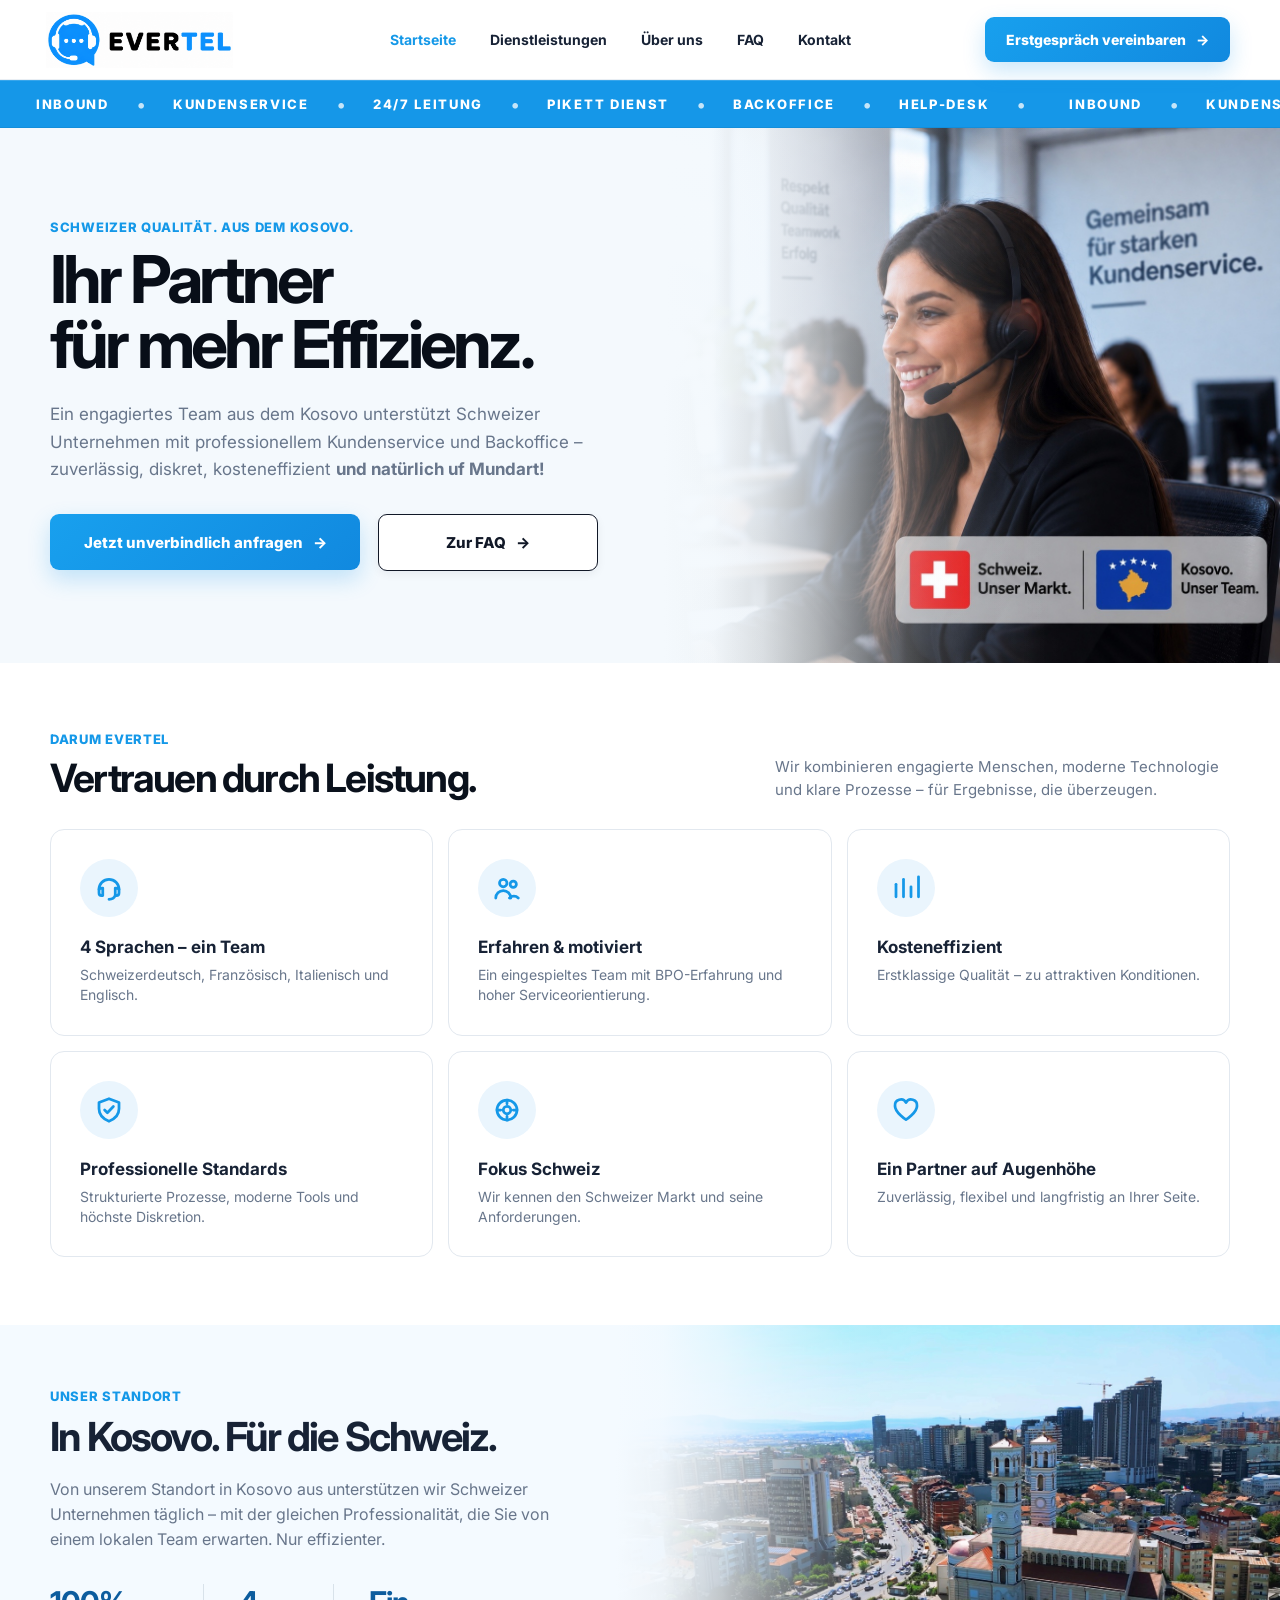
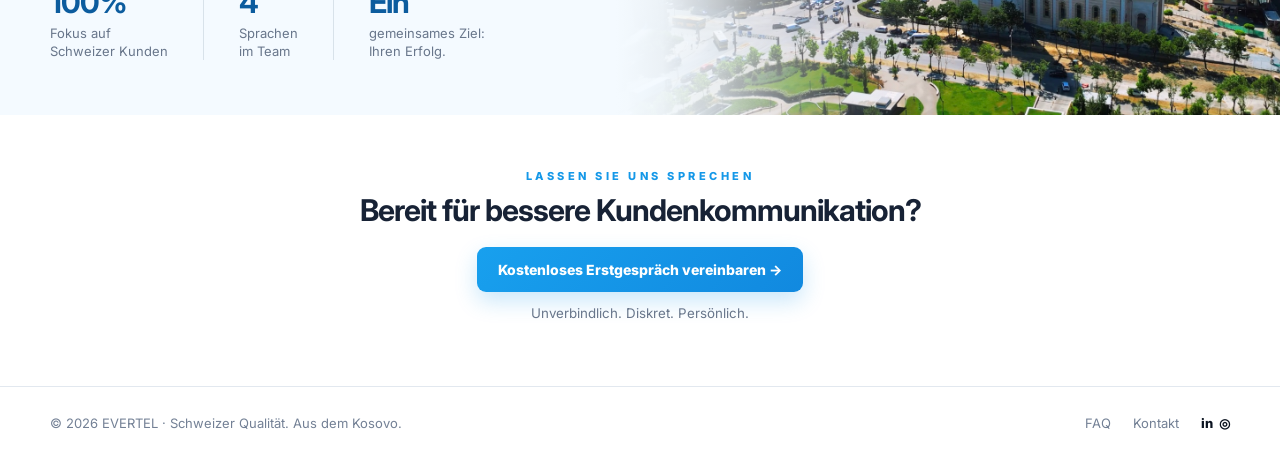
<file: index.html>
<!doctype html><html lang="de"><head><meta charset="utf-8"><meta name="viewport" content="width=device-width,initial-scale=1"><title>Startseite | EVERTEL</title><link rel="stylesheet" href="style.css"></head><body><header><div class="container nav"><a href="index.html" class="logo" aria-label="EVERTEL Startseite"><img class="logo-image" src="assets/evertel-logo.png" alt="EVERTEL"></a><nav class="menu"><a class="active" href="index.html">Startseite</a><a class="" href="leistungen.html">Dienstleistungen</a><a class="" href="ueber-uns.html">Über uns</a><a class="" href="faq.html">FAQ</a><a class="" href="kontakt.html">Kontakt</a></nav><a class="btn" href="kontakt.html">Erstgespräch vereinbaren <span>→</span></a></div></header><div class="service-ticker" aria-label="EVERTEL Dienstleistungen"><div class="service-ticker-track"><div class="service-ticker-group"><span>INBOUND</span><b>•</b><span>KUNDENSERVICE</span><b>•</b><span>24/7 LEITUNG</span><b>•</b><span>PIKETT DIENST</span><b>•</b><span>BACKOFFICE</span><b>•</b><span>HELP-DESK</span><b>•</b></div><div class="service-ticker-group" aria-hidden="true"><span>INBOUND</span><b>•</b><span>KUNDENSERVICE</span><b>•</b><span>24/7 LEITUNG</span><b>•</b><span>PIKETT DIENST</span><b>•</b><span>BACKOFFICE</span><b>•</b><span>HELP-DESK</span><b>•</b></div></div></div><main class="page-wrap"><section class="hero"><div class="container hero-grid"><div class="hero-copy"><div class="eyebrow">Schweizer Qualität. Aus dem Kosovo.</div><h1>Ihr Partner<br>für mehr Effizienz.</h1><p>Ein engagiertes Team aus dem Kosovo unterstützt Schweizer Unternehmen mit professionellem Kundenservice und Backoffice – zuverlässig, diskret, kosteneffizient <strong>und natürlich uf Mundart!</strong></p><div class="hero-actions"><a class="btn" href="kontakt.html">Jetzt unverbindlich anfragen <span>→</span></a><a class="faq-link faq-link-main" href="faq.html">Zur FAQ <span>→</span></a></div></div><div class="hero-photo"></div></div></section>
<section class="section"><div class="container"><div class="section-head"><div><div class="eyebrow">Darum EVERTEL</div><h2>Vertrauen durch Leistung.</h2></div><p>Wir kombinieren engagierte Menschen, moderne Technologie und klare Prozesse – für Ergebnisse, die überzeugen.</p></div><div class="features">
<article class="feature"><div class="ico"><svg viewBox="0 0 24 24" aria-hidden="true"><path d="M4 13a8 8 0 0 1 16 0"/><path d="M4 13v3a2 2 0 0 0 2 2h1v-6H6a2 2 0 0 0-2 2Z"/><path d="M20 13v3a2 2 0 0 1-2 2h-1v-6h1a2 2 0 0 1 2 2Z"/><path d="M17 18c-.8 2-2.4 3-5 3"/></svg></div><h3>4 Sprachen – ein Team</h3><p>Schweizerdeutsch, Französisch, Italienisch und Englisch.</p></article><article class="feature"><div class="ico"><svg viewBox="0 0 24 24" aria-hidden="true"><circle cx="9" cy="8" r="3"/><circle cx="17" cy="9" r="2.5"/><path d="M3 20a6 6 0 0 1 12 0"/><path d="M14 20a5 5 0 0 1 7 0"/></svg></div><h3>Erfahren & motiviert</h3><p>Ein eingespieltes Team mit BPO-Erfahrung und hoher Serviceorientierung.</p></article><article class="feature"><div class="ico"><svg viewBox="0 0 24 24" aria-hidden="true"><path d="M4 19V9"/><path d="M10 19V5"/><path d="M16 19v-8"/><path d="M22 19V3"/></svg></div><h3>Kosteneffizient</h3><p>Erstklassige Qualität – zu attraktiven Konditionen.</p></article><article class="feature"><div class="ico"><svg viewBox="0 0 24 24" aria-hidden="true"><path d="M12 3 20 6v5c0 5-3.5 8.2-8 10-4.5-1.8-8-5-8-10V6l8-3Z"/><path d="m8.5 12 2.2 2.2 4.8-5"/></svg></div><h3>Professionelle Standards</h3><p>Strukturierte Prozesse, moderne Tools und höchste Diskretion.</p></article><article class="feature"><div class="ico"><svg viewBox="0 0 24 24" aria-hidden="true"><circle cx="12" cy="12" r="8"/><circle cx="12" cy="12" r="3"/><path d="M12 4v3M20 12h-3M12 20v-3M4 12h3"/></svg></div><h3>Fokus Schweiz</h3><p>Wir kennen den Schweizer Markt und seine Anforderungen.</p></article><article class="feature"><div class="ico"><svg viewBox="0 0 24 24" aria-hidden="true"><path d="M20.8 8.7c0 5.2-8.8 11-8.8 11s-8.8-5.8-8.8-11A4.7 4.7 0 0 1 12 6a4.7 4.7 0 0 1 8.8 2.7Z"/></svg></div><h3>Ein Partner auf Augenhöhe</h3><p>Zuverlässig, flexibel und langfristig an Ihrer Seite.</p></article></div></div></section>
<section class="location"><div class="container location-grid"><div class="location-copy"><div class="eyebrow">Unser Standort</div><h2>In Kosovo. Für die Schweiz.</h2><p>Von unserem Standort in Kosovo aus unterstützen wir Schweizer Unternehmen täglich – mit der gleichen Professionalität, die Sie von einem lokalen Team erwarten. Nur effizienter.</p><div class="stats"><div class="stat"><b>100%</b><span>Fokus auf<br>Schweizer Kunden</span></div><div class="stat"><b>4</b><span>Sprachen<br>im Team</span></div><div class="stat"><b>Ein</b><span>gemeinsames Ziel:<br>Ihren Erfolg.</span></div></div></div><div class="location-photo"></div></div></section>
<section class="cta-section"><div class="eyebrow">LASSEN SIE UNS SPRECHEN</div><h2>Bereit für bessere Kundenkommunikation?</h2><a class="btn" href="kontakt.html">Kostenloses Erstgespräch vereinbaren →</a><small>Unverbindlich. Diskret. Persönlich.</small></section></main><footer><div class="container foot"><div>© 2026 EVERTEL · Schweizer Qualität. Aus dem Kosovo.</div><div class="foot-links"><a href="faq.html">FAQ</a><a href="kontakt.html">Kontakt</a><span class="social">in&nbsp;&nbsp;◎</span></div></div></footer></body></html>
</file>
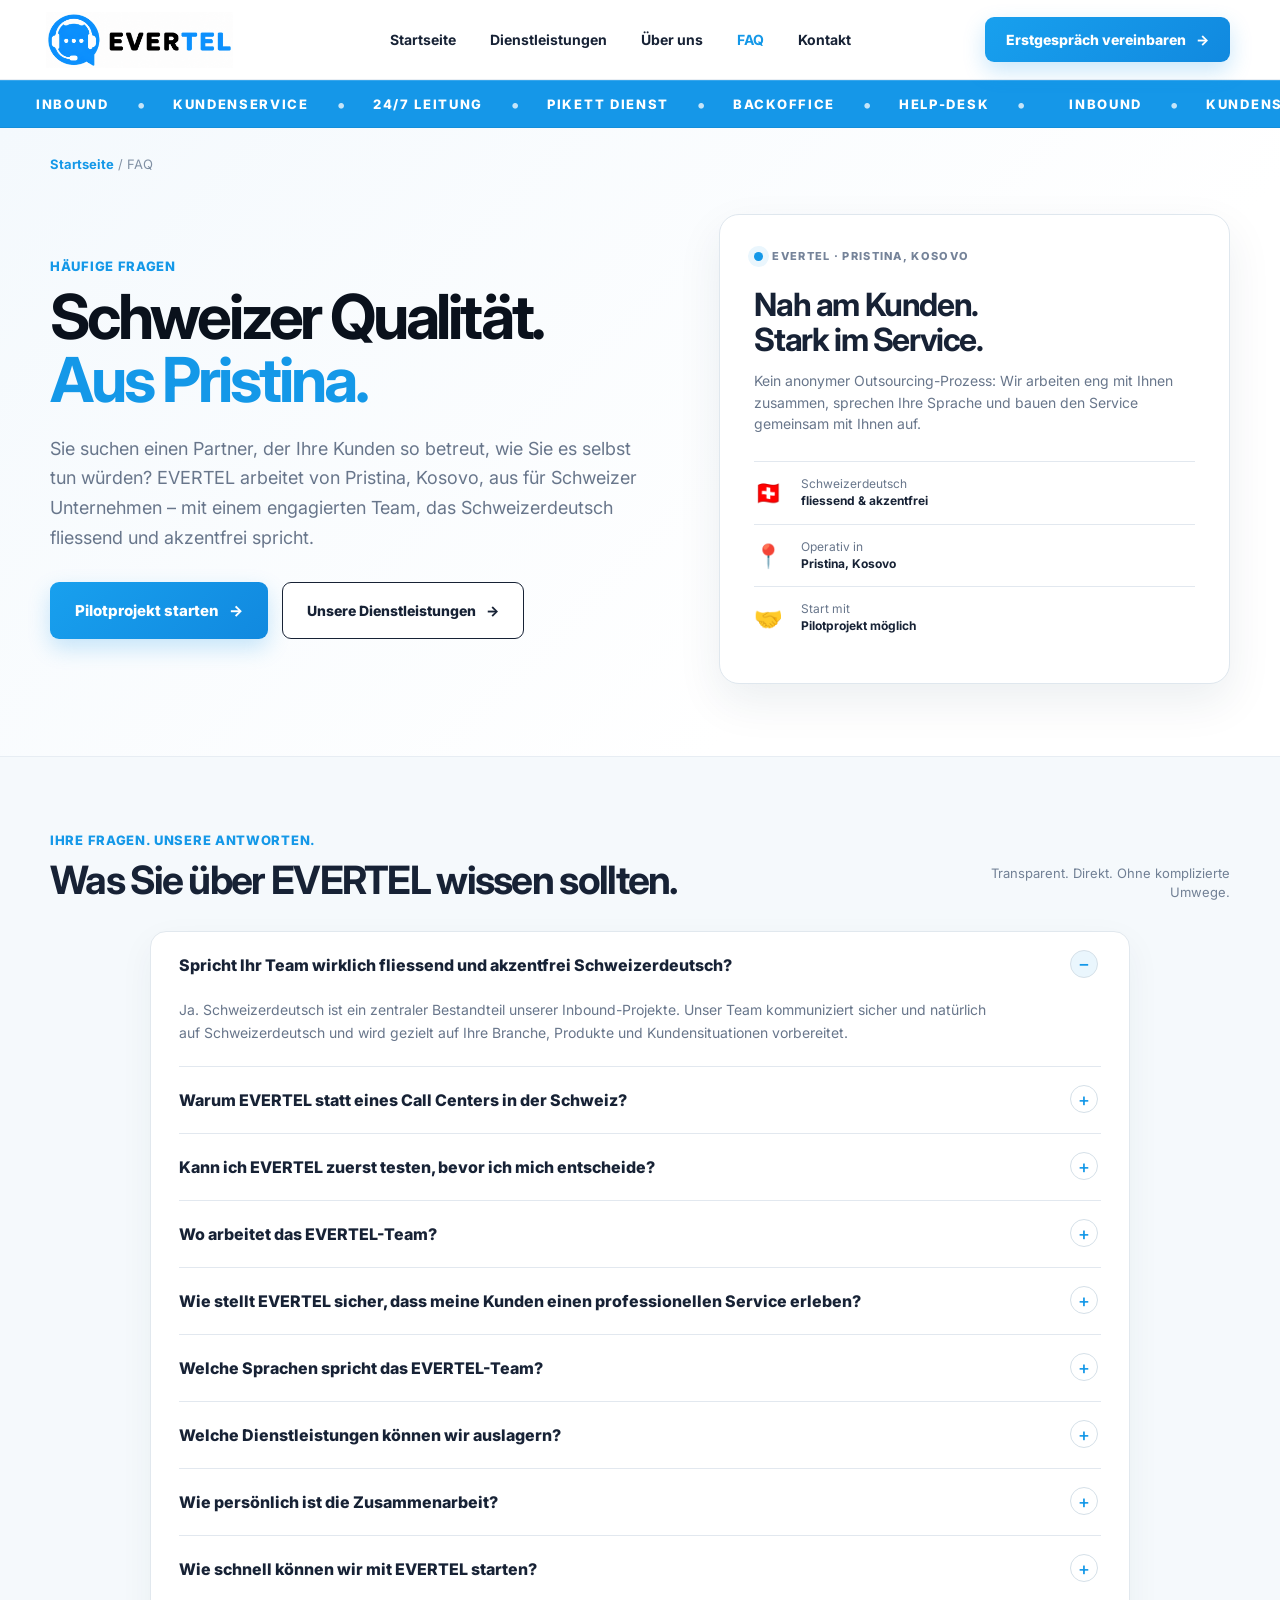
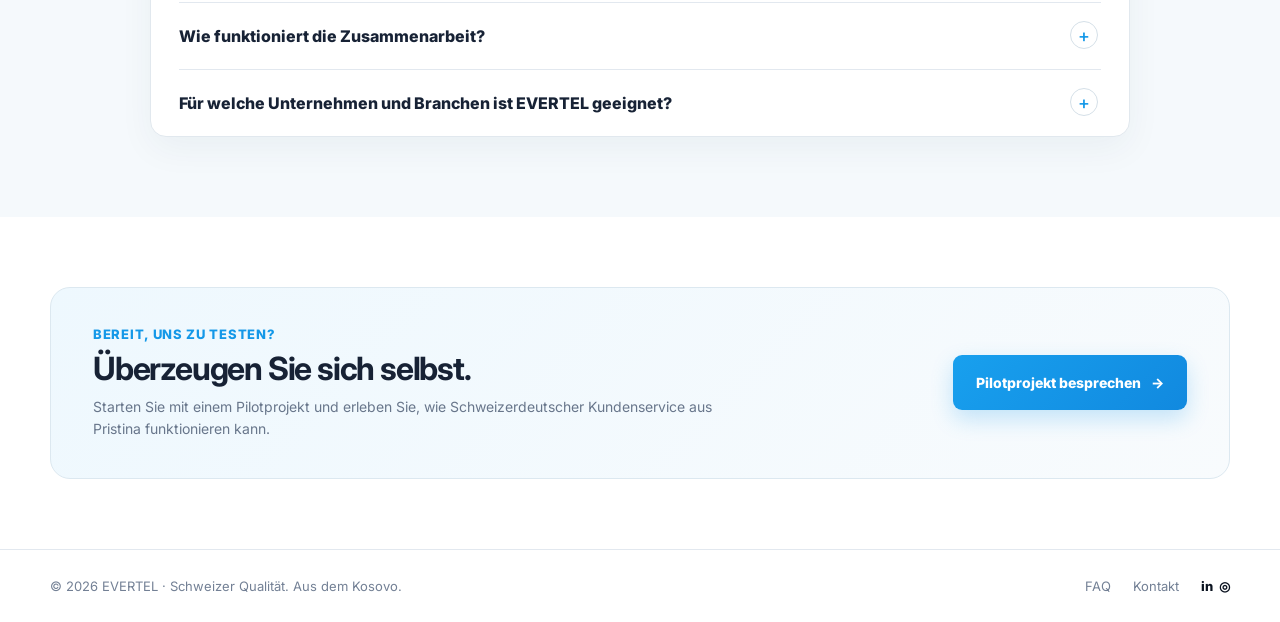
<file: faq.html>
<!doctype html>
<html lang="de">
<head>
<meta charset="utf-8">
<meta name="viewport" content="width=device-width,initial-scale=1">
<title>FAQ | EVERTEL</title>
<link rel="stylesheet" href="style.css">
</head>
<body>
<header><div class="container nav"><a href="index.html" class="logo" aria-label="EVERTEL Startseite"><img class="logo-image" src="assets/evertel-logo.png" alt="EVERTEL"></a><nav class="menu"><a href="index.html">Startseite</a><a href="leistungen.html">Dienstleistungen</a><a href="ueber-uns.html">Über uns</a><a class="active" href="faq.html">FAQ</a><a href="kontakt.html">Kontakt</a></nav><a class="btn" href="kontakt.html">Erstgespräch vereinbaren <span>→</span></a></div></header>
<div class="service-ticker" aria-label="EVERTEL Dienstleistungen"><div class="service-ticker-track"><div class="service-ticker-group"><span>INBOUND</span><b>•</b><span>KUNDENSERVICE</span><b>•</b><span>24/7 LEITUNG</span><b>•</b><span>PIKETT DIENST</span><b>•</b><span>BACKOFFICE</span><b>•</b><span>HELP-DESK</span><b>•</b></div><div class="service-ticker-group" aria-hidden="true"><span>INBOUND</span><b>•</b><span>KUNDENSERVICE</span><b>•</b><span>24/7 LEITUNG</span><b>•</b><span>PIKETT DIENST</span><b>•</b><span>BACKOFFICE</span><b>•</b><span>HELP-DESK</span><b>•</b></div></div></div>
<main class="faq-page">
<section class="faq-hero"><div class="container">
  <div class="breadcrumb"><a href="index.html">Startseite</a> / FAQ</div>
  <div class="faq-hero-grid">
    <div>
      <div class="eyebrow">HÄUFIGE FRAGEN</div>
      <h1>Schweizer Qualität.<br><span>Aus Pristina.</span></h1>
      <p class="faq-hero-lead">Sie suchen einen Partner, der Ihre Kunden so betreut, wie Sie es selbst tun würden? EVERTEL arbeitet von Pristina, Kosovo, aus für Schweizer Unternehmen – mit einem engagierten Team, das Schweizerdeutsch fliessend und akzentfrei spricht.</p>
      <div class="faq-actions"><a class="btn faq-primary" href="kontakt.html">Pilotprojekt starten <span>→</span></a><a class="faq-outline" href="leistungen.html">Unsere Dienstleistungen <span>→</span></a></div>
    </div>
    <div class="faq-trust-panel">
      <div class="trust-top"><span class="trust-dot"></span><span>EVERTEL · PRISTINA, KOSOVO</span></div>
      <h2>Nah am Kunden.<br>Stark im Service.</h2>
      <p>Kein anonymer Outsourcing-Prozess: Wir arbeiten eng mit Ihnen zusammen, sprechen Ihre Sprache und bauen den Service gemeinsam mit Ihnen auf.</p>
      <div class="trust-points"><div><b>🇨🇭</b><span>Schweizerdeutsch<br><strong>fliessend &amp; akzentfrei</strong></span></div><div><b>📍</b><span>Operativ in<br><strong>Pristina, Kosovo</strong></span></div><div><b>🤝</b><span>Start mit<br><strong>Pilotprojekt möglich</strong></span></div></div>
    </div>
  </div>
</div></section>



<section class="faq-questions"><div class="container">
  <div class="faq-title-row"><div><div class="eyebrow">IHRE FRAGEN. UNSERE ANTWORTEN.</div><h2>Was Sie über EVERTEL wissen sollten.</h2></div><div class="faq-title-note">Transparent. Direkt. Ohne komplizierte Umwege.</div></div>
  <div class="faq-list">
    <details open><summary>Spricht Ihr Team wirklich fliessend und akzentfrei Schweizerdeutsch?</summary><p>Ja. Schweizerdeutsch ist ein zentraler Bestandteil unserer Inbound-Projekte. Unser Team kommuniziert sicher und natürlich auf Schweizerdeutsch und wird gezielt auf Ihre Branche, Produkte und Kundensituationen vorbereitet.</p></details>
    <details><summary>Warum EVERTEL statt eines Call Centers in der Schweiz?</summary><p>Weil Sie bei EVERTEL Schweizer Serviceanspruch mit einem effizienten Standortmodell verbinden. Sie erhalten professionelle Betreuung, persönliche Ansprechpartner und klare Prozesse – zu attraktiven Konditionen.</p></details>
    <details><summary>Kann ich EVERTEL zuerst testen, bevor ich mich entscheide?</summary><p>Ja – und genau das empfehlen wir. Starten Sie mit einem klar definierten Pilotprojekt und erleben Sie unsere Qualität im echten Kundenkontakt, bevor Sie langfristig skalieren.</p></details>
    <details><summary>Wo arbeitet das EVERTEL-Team?</summary><p>Unser operatives Team arbeitet von <strong>Pristina, Kosovo</strong>, aus und betreut Schweizer Unternehmen. Wir arbeiten eng mit unseren Kunden zusammen und richten unsere Abläufe gezielt auf deren Anforderungen aus.</p></details>
    <details><summary>Wie stellt EVERTEL sicher, dass meine Kunden einen professionellen Service erleben?</summary><p>Mit strukturierten Schulungen, klaren Prozessen, definierten Gesprächsstandards und regelmässigem Feedback. Unser Ziel ist einfach: Ihre Kunden sollen einen professionellen Service erleben – unabhängig davon, wo unser Team sitzt.</p></details>
    <details><summary>Welche Sprachen spricht das EVERTEL-Team?</summary><p>Unser Team arbeitet auf <strong>Schweizerdeutsch, Französisch, Italienisch und Englisch</strong>. Besonders beim Schweizerdeutsch legen wir grossen Wert auf eine fliessende und natürliche Kommunikation.</p></details>
    <details><summary>Welche Dienstleistungen können wir auslagern?</summary><p>Unter anderem <strong>Inbound, Customer Service, 24/7-Leitung, Pikett-Dienst, Backoffice und Help Desk</strong>. Umfang, Servicezeiten und Prozesse stimmen wir individuell auf Ihr Unternehmen ab.</p></details>
    <details><summary>Wie persönlich ist die Zusammenarbeit?</summary><p>Sehr persönlich. Sie erhalten feste Ansprechpartner und kurze Kommunikationswege. Wir möchten nicht einfach ein externer Dienstleister sein, sondern ein verlässlicher Partner an Ihrer Seite.</p></details>
    <details><summary>Wie schnell können wir mit EVERTEL starten?</summary><p>Nach einem ersten Gespräch klären wir Ihren Bedarf, definieren den passenden Umfang und bereiten unser Team gezielt auf Ihr Unternehmen vor. Anschliessend starten wir Schritt für Schritt – auf Wunsch zunächst als Pilot.</p></details>
    <details><summary>Wie funktioniert die Zusammenarbeit?</summary><p>Sie bestimmen, welche Aufgaben wir übernehmen. Wir kümmern uns um die operative Umsetzung, Qualität und laufende Kommunikation – transparent und abgestimmt auf Ihre Prozesse.</p></details>
    <details><summary>Für welche Unternehmen und Branchen ist EVERTEL geeignet?</summary><p>Besonders für Schweizer Unternehmen in <strong>Facility Management &amp; Gebäudedienstleistungen, Immobilien &amp; Immobilienverwaltung, Handwerk &amp; technische Dienstleistungen, Gesundheit &amp; medizinische Dienstleistungen sowie Automotive &amp; Mobilität</strong>. Ob einzelne Aufgaben, bestimmte Servicezeiten oder ein komplettes Kundenservice-Team – wir passen unsere Lösung an Ihre Abläufe an.</p></details>
  </div>
</div></section>

<section class="faq-cta"><div class="container"><div class="faq-cta-box"><div><div class="eyebrow">BEREIT, UNS ZU TESTEN?</div><h2>Überzeugen Sie sich selbst.</h2><p>Starten Sie mit einem Pilotprojekt und erleben Sie, wie Schweizerdeutscher Kundenservice aus Pristina funktionieren kann.</p></div><a class="btn" href="kontakt.html">Pilotprojekt besprechen <span>→</span></a></div></div></section>
</main>
<footer><div class="container foot"><div>© 2026 EVERTEL · Schweizer Qualität. Aus dem Kosovo.</div><div class="foot-links"><a href="faq.html">FAQ</a><a href="kontakt.html">Kontakt</a><span class="social">in&nbsp;&nbsp;◎</span></div></div></footer>
</body></html>
</file>
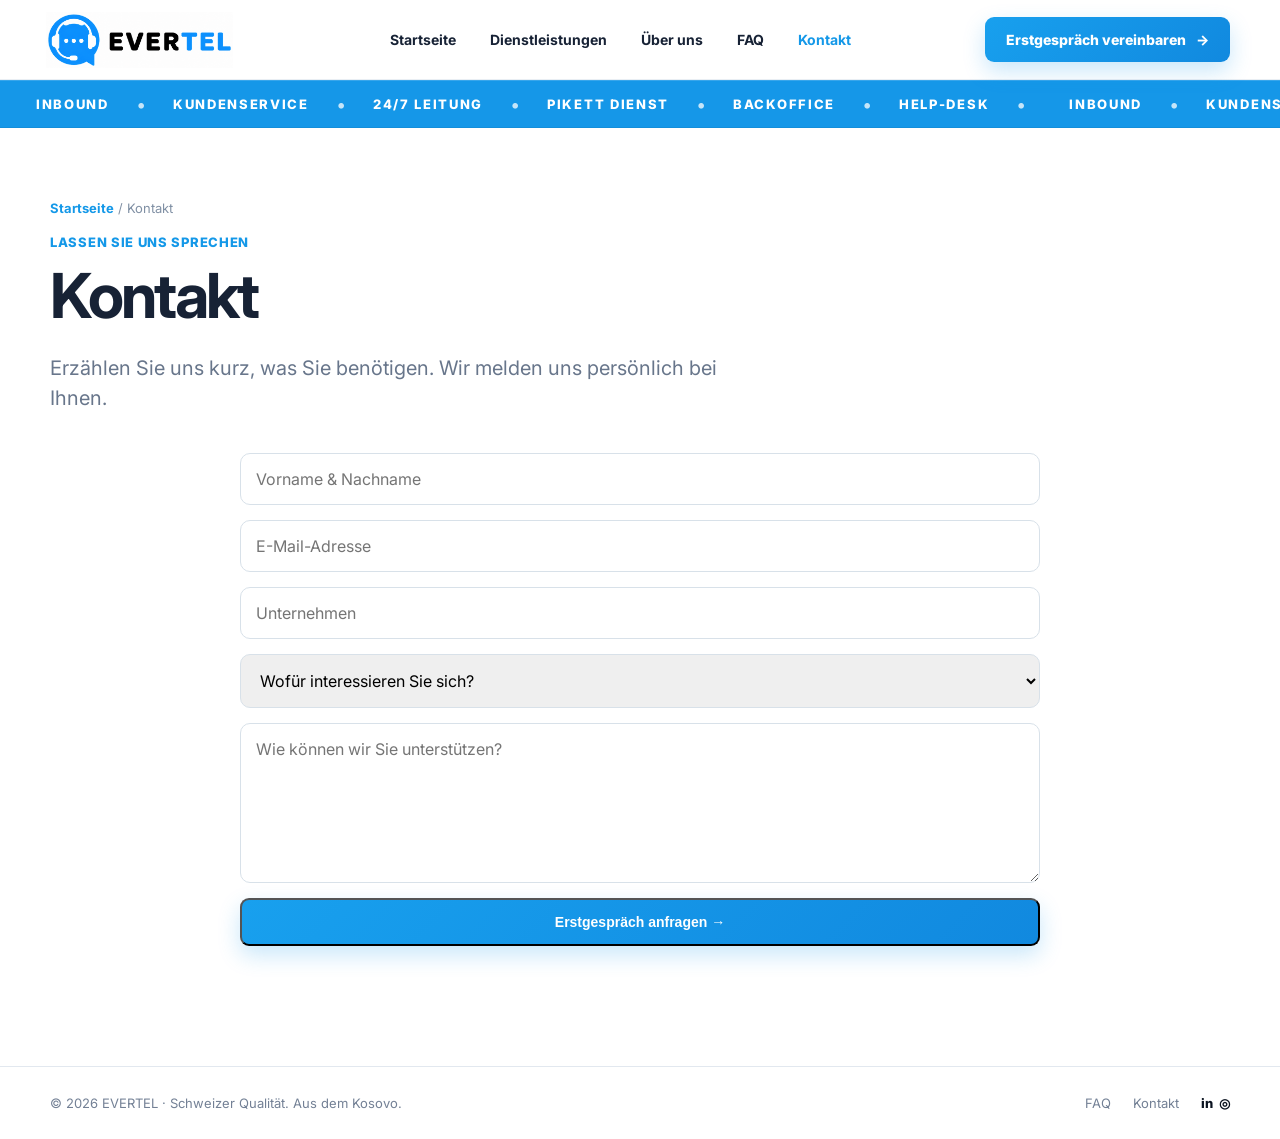
<file: kontakt.html>
<!doctype html><html lang="de"><head><meta charset="utf-8"><meta name="viewport" content="width=device-width,initial-scale=1"><title>Kontakt | EVERTEL</title><link rel="stylesheet" href="style.css"></head><body><header><div class="container nav"><a href="index.html" class="logo" aria-label="EVERTEL Startseite"><img class="logo-image" src="assets/evertel-logo.png" alt="EVERTEL"></a><nav class="menu"><a class="" href="index.html">Startseite</a><a class="" href="leistungen.html">Dienstleistungen</a><a class="" href="ueber-uns.html">Über uns</a><a class="" href="faq.html">FAQ</a><a class="active" href="kontakt.html">Kontakt</a></nav><a class="btn" href="kontakt.html">Erstgespräch vereinbaren <span>→</span></a></div></header><div class="service-ticker" aria-label="EVERTEL Dienstleistungen"><div class="service-ticker-track"><div class="service-ticker-group"><span>INBOUND</span><b>•</b><span>KUNDENSERVICE</span><b>•</b><span>24/7 LEITUNG</span><b>•</b><span>PIKETT DIENST</span><b>•</b><span>BACKOFFICE</span><b>•</b><span>HELP-DESK</span><b>•</b></div><div class="service-ticker-group" aria-hidden="true"><span>INBOUND</span><b>•</b><span>KUNDENSERVICE</span><b>•</b><span>24/7 LEITUNG</span><b>•</b><span>PIKETT DIENST</span><b>•</b><span>BACKOFFICE</span><b>•</b><span>HELP-DESK</span><b>•</b></div></div></div><main class="page-wrap"><div class="container inner"><div class="breadcrumb"><a href="index.html">Startseite</a> / Kontakt</div><div class="eyebrow">Lassen Sie uns sprechen</div><h1>Kontakt</h1><p class="lead">Erzählen Sie uns kurz, was Sie benötigen. Wir melden uns persönlich bei Ihnen.</p><form class="form" onsubmit="event.preventDefault();alert('Danke! Das Kontaktformular ist bereit für die spätere E-Mail- oder CRM-Anbindung.');"><input required placeholder="Vorname & Nachname"><input required type="email" placeholder="E-Mail-Adresse"><input placeholder="Unternehmen"><select><option>Wofür interessieren Sie sich?</option><option>Customer Service</option><option>Backoffice</option><option>Help Desk</option><option>24/7 Leitung</option></select><textarea placeholder="Wie können wir Sie unterstützen?"></textarea><button class="btn" type="submit">Erstgespräch anfragen →</button></form></div></main><footer><div class="container foot"><div>© 2026 EVERTEL · Schweizer Qualität. Aus dem Kosovo.</div><div class="foot-links"><a href="faq.html">FAQ</a><a href="kontakt.html">Kontakt</a><span class="social">in&nbsp;&nbsp;◎</span></div></div></footer></body></html>
</file>
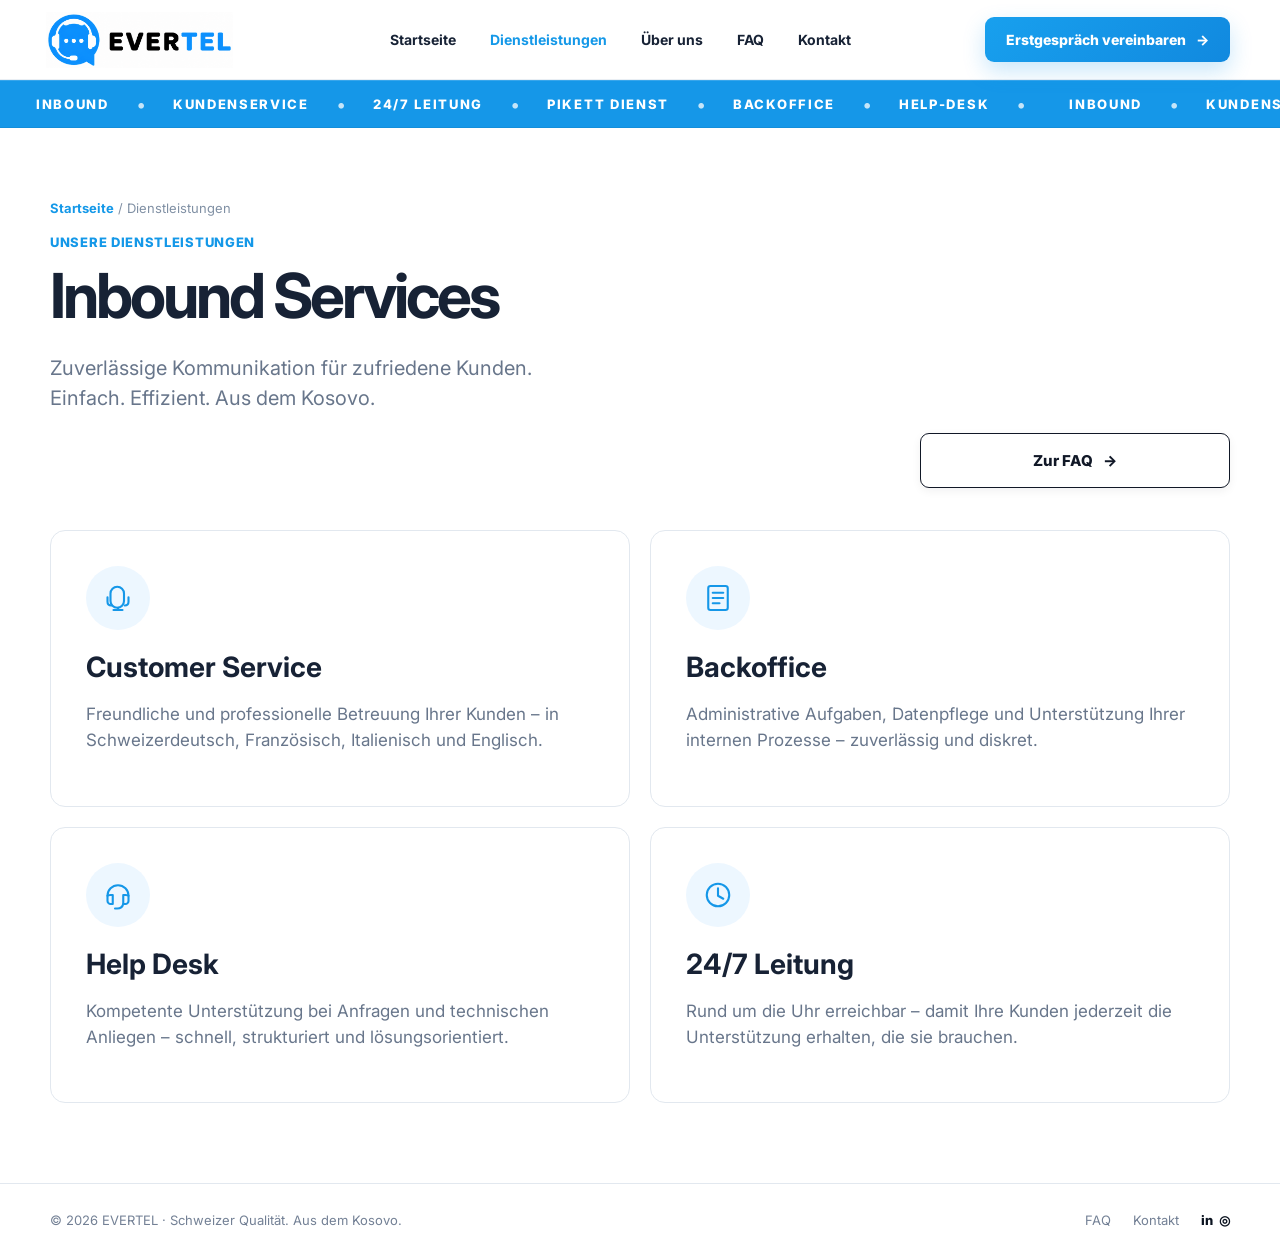
<file: leistungen.html>
<!doctype html><html lang="de"><head><meta charset="utf-8"><meta name="viewport" content="width=device-width,initial-scale=1"><title>Dienstleistungen | EVERTEL</title><link rel="stylesheet" href="style.css"></head><body><header><div class="container nav"><a href="index.html" class="logo" aria-label="EVERTEL Startseite"><img class="logo-image" src="assets/evertel-logo.png" alt="EVERTEL"></a><nav class="menu"><a class="" href="index.html">Startseite</a><a class="active" href="leistungen.html">Dienstleistungen</a><a class="" href="ueber-uns.html">Über uns</a><a class="" href="faq.html">FAQ</a><a class="" href="kontakt.html">Kontakt</a></nav><a class="btn" href="kontakt.html">Erstgespräch vereinbaren <span>→</span></a></div></header><div class="service-ticker" aria-label="EVERTEL Dienstleistungen"><div class="service-ticker-track"><div class="service-ticker-group"><span>INBOUND</span><b>•</b><span>KUNDENSERVICE</span><b>•</b><span>24/7 LEITUNG</span><b>•</b><span>PIKETT DIENST</span><b>•</b><span>BACKOFFICE</span><b>•</b><span>HELP-DESK</span><b>•</b></div><div class="service-ticker-group" aria-hidden="true"><span>INBOUND</span><b>•</b><span>KUNDENSERVICE</span><b>•</b><span>24/7 LEITUNG</span><b>•</b><span>PIKETT DIENST</span><b>•</b><span>BACKOFFICE</span><b>•</b><span>HELP-DESK</span><b>•</b></div></div></div><main class="page-wrap"><div class="container inner"><div class="breadcrumb"><a href="index.html">Startseite</a> / Dienstleistungen</div><div class="eyebrow">Unsere Dienstleistungen</div><h1>Inbound Services</h1><p class="lead">Zuverlässige Kommunikation für zufriedene Kunden.<br>Einfach. Effizient. Aus dem Kosovo.</p><a class="faq-link faq-link-services" href="faq.html">Zur FAQ <span>→</span></a><div class="service-grid">
<article class="service-card"><div class="ico" aria-hidden="true"><svg viewBox="0 0 48 48"><path d="M14 18c0-5 4-9 9-9s9 4 9 9v10c0 5-4 9-9 9s-9-4-9-9V18Z"/><path d="M10 23v6c0 3 2 5 5 5M38 23v6c0 3-2 5-5 5"/><path d="M24 37v3M18 40h12"/></svg></div><h2>Customer Service</h2><p>Freundliche und professionelle Betreuung Ihrer Kunden – in Schweizerdeutsch, Französisch, Italienisch und Englisch.</p></article>
<article class="service-card"><div class="ico" aria-hidden="true"><svg viewBox="0 0 48 48"><rect x="11" y="8" width="26" height="32" rx="3"/><path d="M17 17h14M17 24h14M17 31h9"/></svg></div><h2>Backoffice</h2><p>Administrative Aufgaben, Datenpflege und Unterstützung Ihrer internen Prozesse – zuverlässig und diskret.</p></article>
<article class="service-card"><div class="ico" aria-hidden="true"><svg viewBox="0 0 48 48"><path d="M10 25a14 14 0 0 1 28 0"/><path d="M10 25v7c0 2 2 4 4 4h3V24h-3c-2 0-4 0-4 1Z"/><path d="M38 25v7c0 2-2 4-4 4h-3V24h3c2 0 4 0 4 1Z"/><path d="M31 36c-1 4-4 6-8 6h-3"/></svg></div><h2>Help Desk</h2><p>Kompetente Unterstützung bei Anfragen und technischen Anliegen – schnell, strukturiert und lösungsorientiert.</p></article>
<article class="service-card"><div class="ico" aria-hidden="true"><svg viewBox="0 0 48 48"><circle cx="24" cy="24" r="15"/><path d="M24 15v10l7 4"/></svg></div><h2>24/7 Leitung</h2><p>Rund um die Uhr erreichbar – damit Ihre Kunden jederzeit die Unterstützung erhalten, die sie brauchen.</p></article></div></div></main><footer><div class="container foot"><div>© 2026 EVERTEL · Schweizer Qualität. Aus dem Kosovo.</div><div class="foot-links"><a href="faq.html">FAQ</a><a href="kontakt.html">Kontakt</a><span class="social">in&nbsp;&nbsp;◎</span></div></div></footer></body></html>
</file>
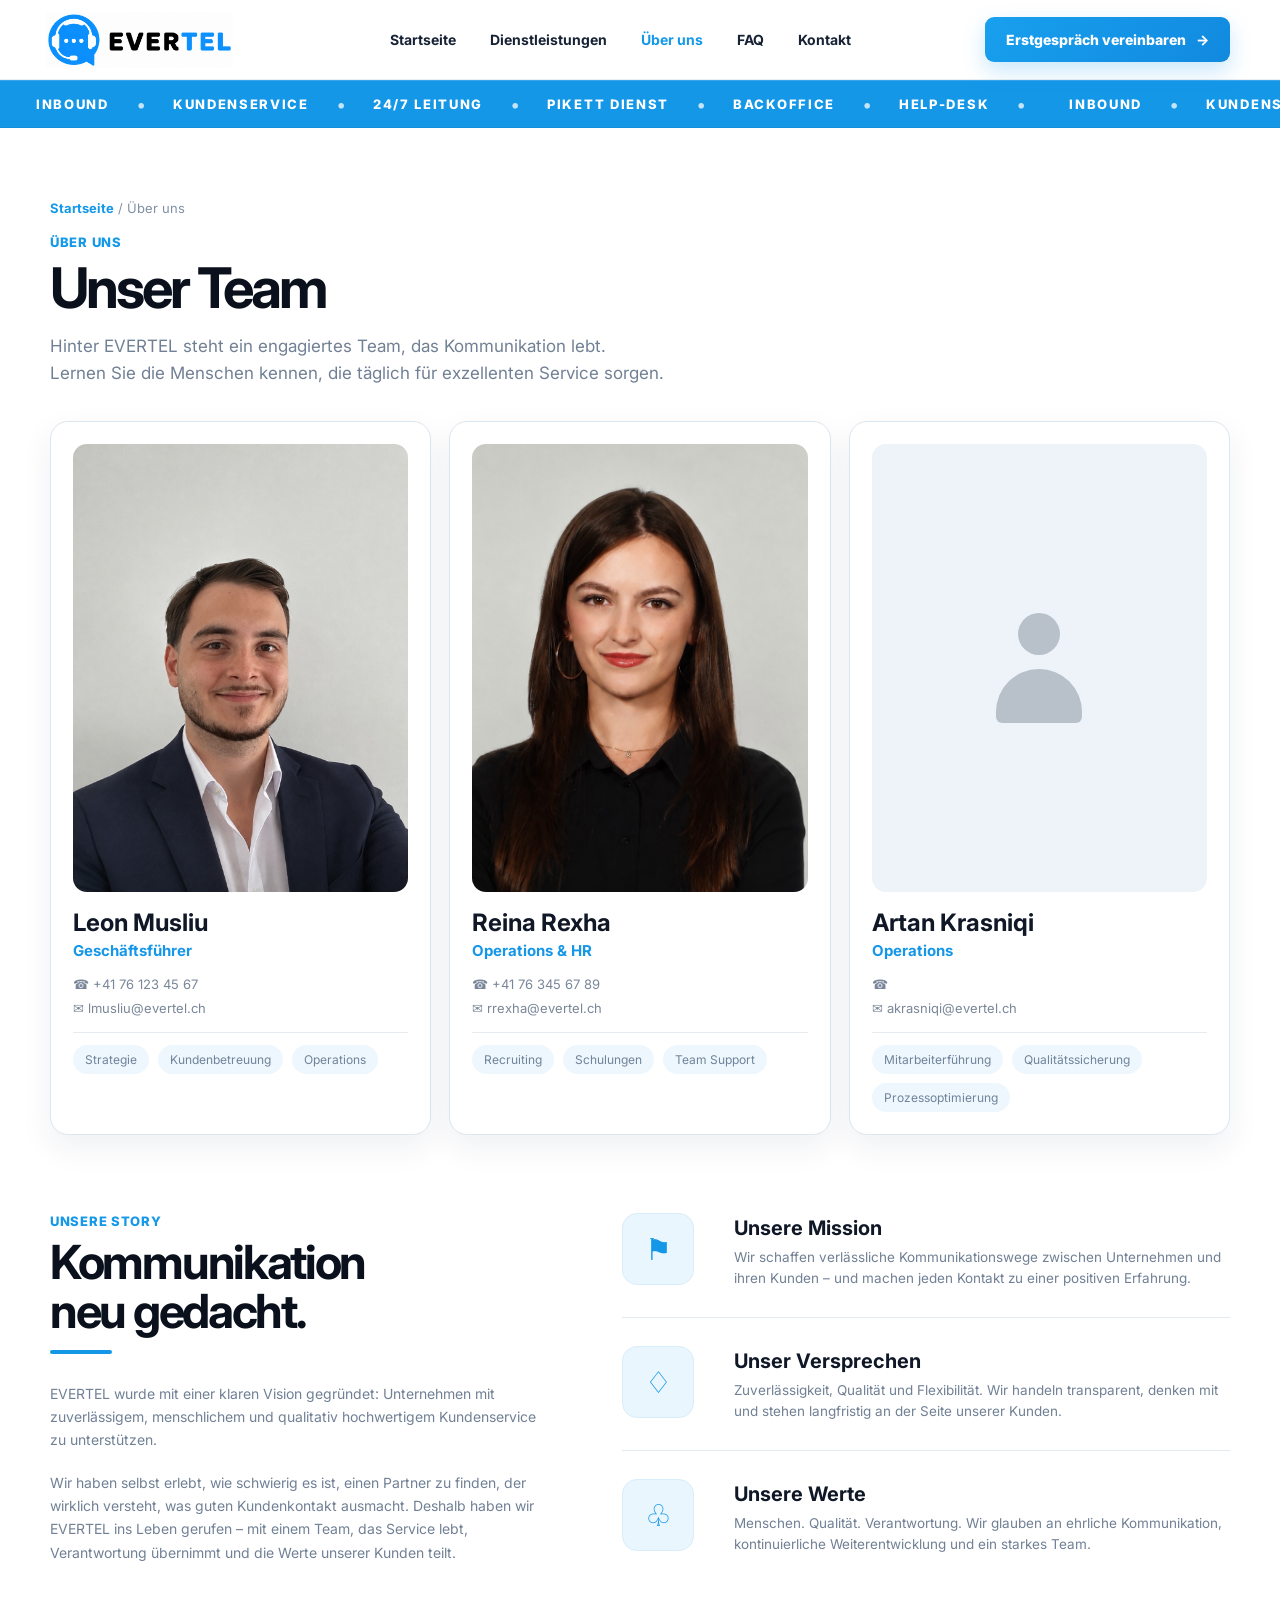
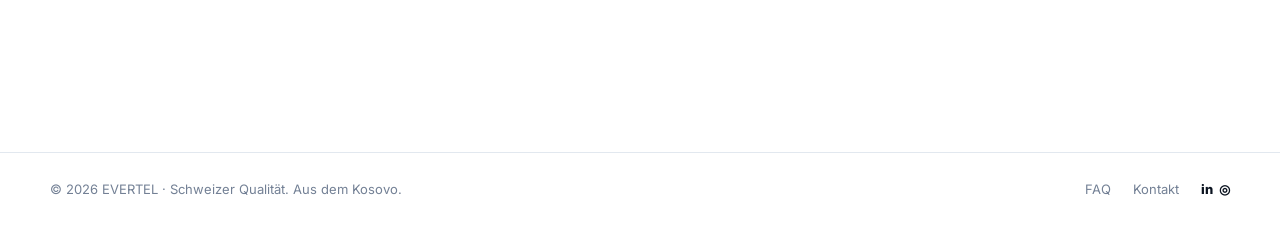
<file: ueber-uns.html>
<!doctype html>
<html lang="de">
<head><meta charset="utf-8"><meta name="viewport" content="width=device-width,initial-scale=1"><title>Über uns | EVERTEL</title><link rel="stylesheet" href="style.css"></head>
<body>
<header><div class="container nav"><a href="index.html" class="logo" aria-label="EVERTEL Startseite"><img class="logo-image" src="assets/evertel-logo.png" alt="EVERTEL"></a><nav class="menu"><a href="index.html">Startseite</a><a href="leistungen.html">Dienstleistungen</a><a class="active" href="ueber-uns.html">Über uns</a><a href="faq.html">FAQ</a><a href="kontakt.html">Kontakt</a></nav><a class="btn" href="kontakt.html">Erstgespräch vereinbaren <span>→</span></a></div></header>
<div class="service-ticker" aria-label="EVERTEL Dienstleistungen"><div class="service-ticker-track"><div class="service-ticker-group"><span>INBOUND</span><b>•</b><span>KUNDENSERVICE</span><b>•</b><span>24/7 LEITUNG</span><b>•</b><span>PIKETT DIENST</span><b>•</b><span>BACKOFFICE</span><b>•</b><span>HELP-DESK</span><b>•</b></div><div class="service-ticker-group" aria-hidden="true"><span>INBOUND</span><b>•</b><span>KUNDENSERVICE</span><b>•</b><span>24/7 LEITUNG</span><b>•</b><span>PIKETT DIENST</span><b>•</b><span>BACKOFFICE</span><b>•</b><span>HELP-DESK</span><b>•</b></div></div></div>
<main class="page-wrap about-page"><div class="container inner">
<div class="breadcrumb"><a href="index.html">Startseite</a> / Über uns</div>
<div class="about-head"><div class="eyebrow">Über uns</div><h1>Unser Team</h1><p class="lead">Hinter EVERTEL steht ein engagiertes Team, das Kommunikation lebt.<br>Lernen Sie die Menschen kennen, die täglich für exzellenten Service sorgen.</p></div>
<div class="team exact-team-layout">
<article class="person person-card-exact">
  <div class="avatar avatar-photo"><img src="assets/leon-musliu.jpg" alt="Leon Musliu"></div>
  <div class="person-info">
    <h3>Leon Musliu</h3><div class="role">Geschäftsführer</div>
    <p class="contact-lines">☎ +41 76 123 45 67<br>✉ lmusliu@evertel.ch</p>
    <div class="pills"><span class="pill">Strategie</span><span class="pill">Kundenbetreuung</span><span class="pill">Operations</span></div>
  </div>
</article>
<article class="person person-card-exact">
  <div class="avatar avatar-photo"><img src="assets/reina.jpg" alt="Reina Rexha"></div>
  <div class="person-info">
    <h3>Reina Rexha</h3><div class="role">Operations &amp; HR</div>
    <p class="contact-lines">☎ +41 76 345 67 89<br>✉ rrexha@evertel.ch</p>
    <div class="pills"><span class="pill">Recruiting</span><span class="pill">Schulungen</span><span class="pill">Team Support</span></div>
  </div>
</article>
<article class="person person-card-exact">
  <div class="avatar avatar-placeholder"><div class="placeholder-icon"><span></span></div></div>
  <div class="person-info">
    <h3>Artan Krasniqi</h3><div class="role">Operations</div>
    <p class="contact-lines">☎ <br>✉ akrasniqi@evertel.ch</p>
    <div class="pills"><span class="pill">Mitarbeiterführung</span><span class="pill">Qualitätssicherung</span><span class="pill">Prozessoptimierung</span></div>
  </div>
</article>
</div>
<section class="story exact-story"><div><div class="eyebrow">Unsere Story</div><h2>Kommunikation<br>neu gedacht.</h2><div class="story-line"></div><p>EVERTEL wurde mit einer klaren Vision gegründet: Unternehmen mit zuverlässigem, menschlichem und qualitativ hochwertigem Kundenservice zu unterstützen.</p><p>Wir haben selbst erlebt, wie schwierig es ist, einen Partner zu finden, der wirklich versteht, was guten Kundenkontakt ausmacht. Deshalb haben wir EVERTEL ins Leben gerufen – mit einem Team, das Service lebt, Verantwortung übernimmt und die Werte unserer Kunden teilt.</p></div><div class="story-values">
<div class="value"><div class="ico">⚑</div><div><h3>Unsere Mission</h3><p>Wir schaffen verlässliche Kommunikationswege zwischen Unternehmen und ihren Kunden – und machen jeden Kontakt zu einer positiven Erfahrung.</p></div></div>
<div class="value"><div class="ico">♢</div><div><h3>Unser Versprechen</h3><p>Zuverlässigkeit, Qualität und Flexibilität. Wir handeln transparent, denken mit und stehen langfristig an der Seite unserer Kunden.</p></div></div>
<div class="value"><div class="ico">♧</div><div><h3>Unsere Werte</h3><p>Menschen. Qualität. Verantwortung. Wir glauben an ehrliche Kommunikation, kontinuierliche Weiterentwicklung und ein starkes Team.</p></div></div>
</div></section>
</div></main>
<footer><div class="container foot"><div>© 2026 EVERTEL · Schweizer Qualität. Aus dem Kosovo.</div><div class="foot-links"><a href="faq.html">FAQ</a><a href="kontakt.html">Kontakt</a><span class="social">in&nbsp;&nbsp;◎</span></div></div></footer>
</body></html>
</file>
<file: style.css>
@import url('https://fonts.googleapis.com/css2?family=Inter:wght@400;500;600;700;800;900&display=swap');
:root{--blue:#1498e8;--blue-dark:#0b73bf;--navy:#0b1320;--text:#172235;--muted:#68768b;--line:#e2e8ef;--pale:#f4f9fd;--radius:16px;--shadow:0 12px 35px rgba(20,53,82,.08)}
*{box-sizing:border-box}html{scroll-behavior:smooth}body{margin:0;font-family:Inter,Arial,sans-serif;color:var(--text);background:#fff}
a{text-decoration:none;color:inherit}.container{width:min(1180px,calc(100% - 64px));margin:auto}
header{height:80px;position:sticky;top:0;z-index:100;background:rgba(255,255,255,.95);backdrop-filter:blur(14px);border-bottom:1px solid #e9eef3}
.nav{height:100%;display:flex;align-items:center;justify-content:space-between}
.logo{display:flex;align-items:center;width:190px;height:50px;flex:0 0 auto}.logo-image{display:block;width:184px;height:auto;max-height:50px;object-fit:contain;object-position:left center}.logo-mark{display:none}
.menu{display:flex;gap:34px;align-items:center;font-size:14px;font-weight:700}.menu a{height:80px;display:flex;align-items:center;position:relative}.menu a:hover,.menu a.active{color:var(--blue)}
.btn{display:inline-flex;align-items:center;justify-content:center;gap:10px;background:linear-gradient(135deg,#18a0ee,#1189df);color:#fff;border-radius:9px;padding:14px 21px;font-weight:800;font-size:14px;box-shadow:0 9px 22px rgba(20,152,232,.23);transition:.2s}.btn:hover{transform:translateY(-1px);box-shadow:0 13px 28px rgba(20,152,232,.28)}
.hero{overflow:hidden;background:#f4f9fd}.hero-grid{position:relative}.hero-copy{position:relative;z-index:3}.hero-grid{display:grid;grid-template-columns:52% 48%;min-height:535px}.hero-copy{padding:91px 20px 72px 0}.eyebrow{color:var(--blue);font-weight:800;font-size:13px;letter-spacing:.7px;text-transform:uppercase}.hero h1{font-size:66px;line-height:.98;letter-spacing:-3.8px;margin:12px 0 25px;color:#080e18}.hero p{max-width:555px;font-size:17px;line-height:1.6;color:var(--muted);margin:0 0 31px}.hero-photo{position:relative;min-height:535px;background-image:linear-gradient(90deg,rgba(244,249,253,1) 0%,rgba(244,249,253,.96) 7%,rgba(244,249,253,.78) 15%,rgba(244,249,253,.42) 25%,rgba(244,249,253,.12) 35%,rgba(244,249,253,0) 46%),url("assets/hero.jpg");background-size:100% 100%,cover;background-position:left center,100% center;background-repeat:no-repeat}.hero-photo:after{content:"";position:absolute;inset:0;background:linear-gradient(90deg,rgba(238,247,253,.35),transparent 30%);pointer-events:none}.hero-note{position:absolute;right:30px;top:70px;font-family:cursive;font-size:24px;line-height:1.05;transform:rotate(-6deg);color:#111;z-index:2}.hero-badge{position:absolute;right:32px;bottom:28px;background:rgba(255,255,255,.88);backdrop-filter:blur(10px);border:1px solid rgba(255,255,255,.9);border-radius:13px;padding:14px 17px;display:flex;align-items:center;gap:12px;font-size:13px;font-weight:800;box-shadow:var(--shadow);z-index:2}.flag{width:39px;height:29px;border-radius:5px;display:grid;place-items:center;font-size:21px;background:#eee}.section{padding:68px 0}.section-head{display:flex;justify-content:space-between;gap:60px;align-items:end;margin-bottom:28px}.section h2{font-size:39px;letter-spacing:-1.8px;margin:7px 0 0;color:#0a111c}.section-head p{max-width:455px;margin:0;color:var(--muted);line-height:1.55;font-size:15px}.features{display:grid;grid-template-columns:repeat(3,1fr);gap:15px}.feature{border:1px solid var(--line);border-radius:14px;padding:29px;min-height:183px;transition:.2s;background:#fff}.feature:hover{transform:translateY(-3px);box-shadow:var(--shadow)}.ico{width:56px;height:56px;border-radius:50%;background:#eaf6fd;color:var(--blue);display:grid;place-items:center;font-size:26px;margin-bottom:20px}.feature h3{margin:0 0 8px;font-size:17px}.feature p{margin:0;color:var(--muted);line-height:1.45;font-size:14px}
.location{background:#f4faff}.location-grid{display:grid;grid-template-columns:48% 52%;min-height:390px}.location-copy{padding:63px 25px 55px 0}.location h2{font-size:40px;letter-spacing:-1.8px;margin:8px 0 12px}.location p{max-width:500px;color:var(--muted);line-height:1.55}.stats{display:flex;margin-top:32px}.stat{padding:0 35px 0 0;margin-right:35px;border-right:1px solid #d8e2ea}.stat:last-child{border:0}.stat b{display:block;color:#0c5c9e;font-size:30px;letter-spacing:-1px}.stat span{display:block;color:var(--muted);font-size:13px;line-height:1.4;margin-top:4px}.location-photo{background-image:linear-gradient(90deg,#f4faff 0%,transparent 27%),url("[data-uri]");background-size:cover;background-position:center}
.quote{position:absolute}.location-photo{position:relative}.quote{right:32px;bottom:28px;background:#fff;border-radius:13px;padding:18px 21px;max-width:330px;box-shadow:var(--shadow);font-size:13px;line-height:1.45;color:#667489}.stars{color:#e7a600;letter-spacing:2px;float:right;margin-top:8px}
.cta-section{text-align:center;padding:54px 0 65px}.cta-section .eyebrow{letter-spacing:3.5px;font-size:11px}.cta-section h2{font-size:30px;margin:9px 0 19px;letter-spacing:-1px}.cta-section small{display:block;color:var(--muted);margin-top:13px}
footer{border-top:1px solid var(--line);padding:28px 0;color:#738095;font-size:13px}.foot{display:flex;justify-content:space-between;align-items:center}.foot-links{display:flex;gap:22px}.social{font-weight:800;color:#0b1320}
.page{display:none}.page.active{display:block}
.inner{padding:72px 0 80px}.inner .eyebrow{margin-bottom:8px}.inner h1{font-size:62px;letter-spacing:-3px;margin:0 0 15px}.lead{font-size:20px;line-height:1.5;color:var(--muted);max-width:720px}
.service-grid{display:grid;grid-template-columns:1fr 1fr;gap:20px;margin-top:42px}.service-card{border:1px solid var(--line);border-radius:15px;padding:35px;min-height:275px}.service-card h2{font-size:28px;margin:0 0 10px}.service-card p{font-size:17px;line-height:1.55;color:var(--muted)}
.team{display:grid;grid-template-columns:repeat(3,1fr);gap:18px;margin-top:38px}.person{border:1px solid var(--line);border-radius:15px;padding:18px;box-shadow:0 5px 22px rgba(18,49,78,.045)}.avatar{height:185px;background:#edf3f8;border-radius:10px;display:grid;place-items:center}.sil{width:110px;height:110px;position:relative}.sil:before{content:"";position:absolute;width:58px;height:58px;border-radius:50%;background:#aebbc8;left:26px;top:0}.sil:after{content:"";position:absolute;width:110px;height:65px;border-radius:70px 70px 0 0;background:#aebbc8;left:0;bottom:0}.person h3{font-size:20px;margin:17px 0 2px}.role{color:var(--blue);font-weight:700;font-size:14px}.person p{color:var(--muted);font-size:13px;line-height:1.6}.pills{display:flex;gap:7px;flex-wrap:wrap;border-top:1px solid var(--line);padding-top:13px}.pill{background:#eef5fb;border-radius:20px;padding:5px 9px;font-size:11px;color:#647287}
.story{display:grid;grid-template-columns:1fr 1fr;gap:80px;margin-top:65px}.story h2{font-size:45px;line-height:1.02;letter-spacing:-2px;margin:6px 0 25px}.story p{color:var(--muted);line-height:1.65;font-size:15px}.value{display:grid;grid-template-columns:58px 1fr;gap:19px;padding:16px 0;border-bottom:1px solid var(--line)}.value:last-child{border:0}.value .ico{margin:0}.value h3{margin:5px 0 5px}.value p{margin:0;font-size:13px}.about-strip{margin-top:70px;background:#f3f9fd;padding:35px 0}.about-stats{display:grid;grid-template-columns:repeat(4,1fr);text-align:center}.about-stats>div{border-right:1px solid #dce5ed}.about-stats>div:last-child{border:0}.about-stats b{font-size:29px;color:#0b3157}.about-stats span{display:block;color:#6e7b8e;font-size:13px;margin-top:4px}
.faq{max-width:850px;margin:38px auto 20px}.faq details{border-bottom:1px solid var(--line);padding:22px 0}.faq summary{cursor:pointer;font-weight:800;font-size:17px}.faq p{color:var(--muted);line-height:1.6}
.form{max-width:800px;margin:40px auto;display:grid;gap:15px}.form input,.form select,.form textarea{font:inherit;border:1px solid #d8e1e9;border-radius:10px;padding:15px;outline:none}.form textarea{min-height:160px;resize:vertical}.form input:focus,.form select:focus,.form textarea:focus{border-color:var(--blue);box-shadow:0 0 0 3px #1498e81a}
@media(max-width:850px){.container{width:calc(100% - 36px)}header{height:70px}.menu{display:none}.hero-grid,.location-grid,.story{grid-template-columns:1fr}.hero-copy{padding:55px 0 45px}.hero h1{font-size:48px;letter-spacing:-2.5px}.hero-photo{min-height:350px}.hero-note{right:15px;top:28px;font-size:19px}.hero-badge{right:15px;bottom:15px}.features,.service-grid,.team{grid-template-columns:1fr}.section{padding:52px 0}.section-head{display:block}.section-head p{margin-top:15px}.location-copy{padding:50px 0 35px}.location-photo{min-height:330px}.stats{gap:12px}.stat{padding-right:14px;margin-right:14px}.stat b{font-size:25px}.inner{padding:52px 0 60px}.inner h1{font-size:46px}.about-stats{grid-template-columns:1fr 1fr;gap:22px}.about-stats>div:nth-child(2){border:0}.foot{display:block}.foot-links{margin-top:15px}}

.page-wrap{min-height:calc(100vh - 150px)}.breadcrumb{font-size:13px;color:#8090a4;margin:0 0 18px}.breadcrumb a{color:#1498e8;font-weight:700}
/* EVERTEL visual refinements */
.logo{margin-left:-4px}
.features .feature{background:rgba(255,255,255,.96)}
.ico{width:58px;height:58px;border-radius:50%;background:#eaf5fd;color:#1598e8;display:grid;place-items:center;margin:0 0 20px;font-size:0}
.ico svg{width:30px;height:30px;stroke:currentColor;fill:none;stroke-width:2.2;stroke-linecap:round;stroke-linejoin:round}
.hero-photo:after{content:"";position:absolute;inset:0;pointer-events:none;background:linear-gradient(90deg,rgba(244,249,253,.88) 0%,rgba(244,249,253,.55) 8%,rgba(244,249,253,.16) 20%,transparent 35%)}
.hero-photo .hero-note,.hero-photo .hero-badge{z-index:3}
.hero-badge{padding:15px 18px;font-size:14px}
.hero-badge .flag{font-size:31px}
@media(min-width:851px){.hero-grid{grid-template-columns:52% 48%}.hero-copy{padding-left:0}.hero-photo{margin-right:calc((100vw - 1180px)/-2);padding-right:calc((100vw - 1180px)/2);background-size:100% 100%,cover;background-position:left center,center center}.location-photo{margin-right:calc((100vw - 1180px)/-2);background-position:center center;background-size:cover}}
@media(max-width:850px){.logo{width:165px;height:44px}.logo-image{width:160px;max-height:44px}.hero-photo{background-size:100% 100%,cover}.hero-photo:after{background:linear-gradient(90deg,rgba(244,249,253,.55),transparent 42%)}}


/* EVERTEL final visual adjustments */
.logo{width:210px;height:56px}
.logo-image{width:204px;max-height:56px}
.hero-photo{background-image:linear-gradient(90deg,rgba(244,249,253,1) 0%,rgba(244,249,253,.98) 8%,rgba(244,249,253,.88) 16%,rgba(244,249,253,.68) 25%,rgba(244,249,253,.42) 34%,rgba(244,249,253,.20) 43%,rgba(244,249,253,.07) 52%,rgba(244,249,253,0) 62%),url("assets/hero.jpg");background-size:100% 100%,cover;background-position:left center,100% center;background-repeat:no-repeat}
.hero-photo:after{background:linear-gradient(90deg,rgba(244,249,253,.12) 0%,rgba(244,249,253,.06) 35%,rgba(244,249,253,0) 65%)}
.hero-copy>.btn{min-width:310px;padding:17px 25px;font-size:15px}
.hero-note,.hero-badge{display:none!important}
@media(max-width:850px){.logo{width:175px;height:47px}.logo-image{width:170px;max-height:47px}.hero-copy>.btn{min-width:0;width:auto;padding:15px 20px;font-size:14px}.hero-photo{background-size:100% 100%,cover;background-position:left center,center center}}


/* EVERTEL moving service strip */
.service-ticker{width:100%;overflow:hidden;background:#1597e8;color:#fff;border-top:1px solid rgba(255,255,255,.15);border-bottom:1px solid rgba(0,0,0,.06);position:relative;z-index:5;}
.service-ticker-track{display:flex;width:max-content;animation:evertelTicker 26s linear infinite;will-change:transform;}
.service-ticker-group{display:flex;align-items:center;white-space:nowrap;min-height:46px;padding:0 8px;}
.service-ticker span{font-size:13px;font-weight:800;letter-spacing:.13em;padding:0 28px;}
.service-ticker b{font-size:18px;font-weight:700;opacity:.75;}
@keyframes evertelTicker{from{transform:translateX(0)}to{transform:translateX(-50%)}}
@media (max-width:700px){.service-ticker-group{min-height:40px}.service-ticker span{font-size:11px;letter-spacing:.1em;padding:0 18px}.service-ticker b{font-size:15px}}
@media (prefers-reduced-motion:reduce){.service-ticker-track{animation:none}}

/* EVERTEL Standortbild – neues Kosovo-Foto, weich eingefadet und ohne Textoverlay */
.location-photo{
  background-image:linear-gradient(90deg,#f4faff 0%,rgba(244,250,255,.96) 7%,rgba(244,250,255,.78) 16%,rgba(244,250,255,.45) 26%,rgba(244,250,255,.16) 36%,rgba(244,250,255,0) 48%),url("assets/city.jpg");
  background-size:100% 100%,cover;
  background-position:left center,center center;
  background-repeat:no-repeat;
  min-height:390px;
}
.location-photo .quote,.location-photo .stars{display:none!important}

@media(max-width:850px){
  .location-photo{min-height:330px;background-size:100% 100%,cover;background-position:left center,center center}
}

/* Dienstleistungs-Karten: blaue Outline-Icons wie auf der Referenz */
.service-card .ico{
  width:64px;
  height:64px;
  border-radius:50%;
  background:#edf7ff;
  display:flex;
  align-items:center;
  justify-content:center;
  margin-bottom:20px;
}
.service-card .ico svg{
  width:36px;
  height:36px;
  fill:none;
  stroke:#1597e8;
  stroke-width:2.8;
  stroke-linecap:round;
  stroke-linejoin:round;
}


/* Homepage CTA: primary button visibly larger than FAQ button */
.hero-actions > .btn{min-width:310px;min-height:56px;padding:18px 25px;font-size:15px;box-sizing:border-box}

/* FAQ links */
.hero-actions{display:flex;align-items:center;gap:18px;flex-wrap:wrap}
.faq-link{display:inline-flex;align-items:center;justify-content:center;gap:8px;color:#111827;text-decoration:none;font-weight:800;background:#fff;border:1.5px solid #111827;border-radius:9px;transition:background .2s,color .2s,transform .2s,box-shadow .2s;box-shadow:0 3px 10px rgba(15,23,42,.06)}
.faq-link:hover{background:#111827;color:#fff;transform:translateY(-1px);box-shadow:0 7px 16px rgba(15,23,42,.12)}
.faq-link span{margin-left:2px}
.faq-link-main{font-size:15px;letter-spacing:.1px;padding:18px 25px;min-height:56px;width:220px;box-sizing:border-box}
.faq-link-services{font-size:15px;padding:17px 25px;margin:4px 0 28px auto;min-height:52px;width:310px;box-sizing:border-box;display:flex}
.faq-link-services:after{display:none}
@media(max-width:850px){.hero-actions{gap:12px}.hero-actions > .btn{min-width:0;width:auto;min-height:50px;padding:15px 18px;font-size:14px}.faq-link-main{font-size:14px;padding:15px 18px;min-height:50px;width:190px}.faq-link-services{margin:4px 0 22px auto;width:100%;max-width:310px}}

/* EVERTEL FAQ redesign */
.faq-page{background:#fff}.faq-hero{background:linear-gradient(135deg,#f4f9fd 0%,#fff 70%);padding:28px 0 72px;border-bottom:1px solid #e7edf3}.faq-hero .breadcrumb{margin-bottom:42px}.faq-hero-grid{display:grid;grid-template-columns:1.08fr .92fr;gap:70px;align-items:center}.faq-hero h1{font-size:62px;line-height:1.01;letter-spacing:-3.2px;margin:12px 0 22px;color:#0a111c}.faq-hero h1 span{color:var(--blue)}.faq-hero-lead{max-width:700px;color:var(--muted);font-size:18px;line-height:1.65;margin:0}.faq-actions{display:flex;gap:14px;align-items:center;margin-top:30px}.faq-primary{min-height:57px;padding:17px 25px;font-size:15px}.faq-outline{display:inline-flex;align-items:center;justify-content:center;gap:10px;min-height:57px;padding:16px 24px;border:1.5px solid #172235;border-radius:9px;background:#fff;color:#172235;font-weight:800;font-size:14px;transition:.2s}.faq-outline:hover{background:#172235;color:#fff;transform:translateY(-1px)}.faq-trust-panel{background:#fff;border:1px solid #dfe7ee;border-radius:20px;padding:34px;box-shadow:0 18px 45px rgba(18,49,78,.08)}.trust-top{display:flex;align-items:center;gap:9px;color:#758399;font-size:11px;font-weight:800;letter-spacing:1.3px}.trust-dot{width:9px;height:9px;background:var(--blue);border-radius:50%;box-shadow:0 0 0 6px #eaf6fd}.faq-trust-panel h2{font-size:32px;line-height:1.08;letter-spacing:-1.4px;margin:25px 0 13px}.faq-trust-panel>p{color:var(--muted);line-height:1.55;font-size:14px;margin:0}.trust-points{display:grid;gap:0;margin-top:26px;border-top:1px solid var(--line)}.trust-points>div{display:flex;gap:13px;align-items:center;padding:14px 0;border-bottom:1px solid var(--line)}.trust-points>div:last-child{border-bottom:0}.trust-points b{font-size:23px;width:34px}.trust-points span{font-size:12px;color:var(--muted);line-height:1.4}.trust-points strong{color:#172235}.faq-belief{padding:82px 0 88px;background:linear-gradient(180deg,#fff 0%,#f8fbfd 100%)}.faq-section-head{margin-bottom:34px;display:flex;justify-content:space-between;gap:55px;align-items:end}.faq-section-head h2{max-width:700px;font-size:44px;line-height:1.08;letter-spacing:-1.9px;margin-top:8px}.faq-section-head p{max-width:470px;font-size:15px;line-height:1.65}.faq-benefits{display:grid;grid-template-columns:repeat(4,1fr);gap:16px}.faq-benefits article{position:relative;overflow:hidden;border:1px solid #dce6ee;border-radius:18px;padding:29px;background:#fff;min-height:245px;transition:transform .2s,box-shadow .2s,border-color .2s}.faq-benefits article:before{content:'';position:absolute;left:0;right:0;top:0;height:3px;background:linear-gradient(90deg,#1597e8,#8bd0f7);opacity:.9}.faq-benefits article:hover{transform:translateY(-4px);box-shadow:0 18px 38px rgba(18,49,78,.10);border-color:#cbdbe7}.benefit-icon{width:58px;height:58px;border-radius:50%;background:#eaf6fd;color:var(--blue);display:grid;place-items:center;font-weight:900;font-size:15px;margin-bottom:23px;border:1px solid #d6ebf8}.faq-benefits h3{font-size:18px;line-height:1.25;margin:0 0 10px}.faq-benefits p{font-size:13.5px;color:var(--muted);line-height:1.58;margin:0}.faq-questions{background:#f5f9fc;padding:75px 0 80px}.faq-title-row{display:flex;justify-content:space-between;gap:50px;align-items:end;margin-bottom:28px}.faq-title-row h2{font-size:39px;letter-spacing:-1.7px;margin:8px 0 0}.faq-title-note{color:#718095;font-size:13px;max-width:250px;line-height:1.5;text-align:right}.faq-list{max-width:980px;margin:0 auto;background:#fff;border:1px solid #e1e8ee;border-radius:16px;padding:0 28px;box-shadow:0 12px 35px rgba(20,53,82,.05)}.faq-list details{border-bottom:1px solid var(--line);padding:0}.faq-list details:last-child{border-bottom:0}.faq-list summary{cursor:pointer;list-style:none;font-size:16px;font-weight:800;padding:23px 36px 23px 0;position:relative}.faq-list summary::-webkit-details-marker{display:none}.faq-list summary:after{content:'+';position:absolute;right:3px;top:18px;width:26px;height:26px;border:1px solid #d5e0e8;border-radius:50%;display:grid;place-items:center;color:var(--blue);font-size:18px;font-weight:500}.faq-list details[open] summary:after{content:'−';background:#eaf6fd}.faq-list p{color:var(--muted);line-height:1.65;font-size:14px;max-width:850px;margin:0 0 22px;padding-right:35px}.faq-cta{padding:70px 0}.faq-cta-box{display:flex;align-items:center;justify-content:space-between;gap:40px;background:linear-gradient(135deg,#eef8fe,#f8fbfd);border:1px solid #dce8f0;border-radius:20px;padding:38px 42px}.faq-cta-box h2{font-size:32px;letter-spacing:-1.2px;margin:7px 0 8px}.faq-cta-box p{color:var(--muted);font-size:14px;line-height:1.55;margin:0;max-width:620px}.faq-cta-box .btn{white-space:nowrap;min-height:55px;padding:16px 23px}
@media(max-width:900px){.faq-hero-grid{grid-template-columns:1fr;gap:35px}.faq-section-head{display:block}.faq-benefits{grid-template-columns:1fr 1fr}.faq-title-row{display:block}.faq-title-note{text-align:left;margin-top:14px}.faq-cta-box{display:block}.faq-cta-box .btn{margin-top:24px}}@media(max-width:700px){.faq-hero{padding-bottom:52px}.faq-hero .breadcrumb{margin-bottom:28px}.faq-hero h1{font-size:46px;letter-spacing:-2.4px}.faq-hero-lead{font-size:16px}.faq-actions{flex-direction:column;align-items:stretch}.faq-actions a{width:100%;box-sizing:border-box}.faq-trust-panel{padding:25px}.faq-trust-panel h2{font-size:27px}.faq-section-head h2,.faq-title-row h2{font-size:32px}.faq-benefits{grid-template-columns:1fr}.faq-benefits article{min-height:auto}.faq-questions{padding:55px 0}.faq-list{padding:0 18px}.faq-list summary{font-size:15px;padding:21px 32px 21px 0}.faq-list p{font-size:13px}.faq-cta-box{padding:30px 25px}.faq-cta-box h2{font-size:28px}}


/* Homepage: premium Darum EVERTEL section */
.darum-intro h2{font-size:46px;line-height:1.06;letter-spacing:-2.2px;margin:8px 0 0;color:#0a111c}
.darum-intro h2 span{color:#1597e8}
.darum-copy>p{font-size:16px;line-height:1.65;color:var(--muted);margin:0 0 18px}
.darum-section .features{gap:16px}
.darum-section .feature{min-height:205px;border-radius:18px;padding:27px;background:rgba(255,255,255,.98);box-shadow:0 7px 24px rgba(20,53,82,.045)}
.darum-section .feature:hover{box-shadow:0 18px 38px rgba(20,53,82,.10);border-color:#cfe2ef}
.darum-section .ico{border:1px solid #d8edf9}
@media(max-width:850px){.darum-intro h2{font-size:36px;letter-spacing:-1.5px}.darum-copy>p{font-size:15px}.darum-section .feature{min-height:auto}}
/* Homepage trust-focused Darum section */
.darum-copy>p+p{margin-top:-8px}
.darum-section .feature h3{font-size:17px;line-height:1.28}
.darum-section .feature p{font-size:14px;line-height:1.5}
@media(max-width:850px){.darum-copy>p+p{margin-top:-4px}}

/* EVERTEL Team – nur das echte Foto von Leon, rechteckig und mit dezenten Zeichen */
.team-single{grid-template-columns:minmax(0,920px);justify-content:center;margin-top:38px}
.person-featured{display:grid;grid-template-columns:1.15fr .85fr;gap:34px;align-items:center;padding:22px;border-radius:20px;background:#fff;box-shadow:0 12px 35px rgba(18,49,78,.07);border:1px solid var(--line)}
.avatar-photo{height:330px;position:relative;overflow:hidden;border-radius:14px;background:#edf3f8;display:block}
.avatar-photo img{width:100%;height:100%;display:block;object-fit:cover;object-position:center 32%}
.person-featured .person-info{padding:10px 12px 10px 0}
.person-featured .person-info .eyebrow{margin-bottom:8px}
.person-featured h3{font-size:30px;margin:0 0 3px}
.person-featured .role{font-size:16px}
.person-featured p{font-size:14px;margin:18px 0}
.person-featured .pills{padding-top:17px}
.decor{position:absolute;color:#1597e8;font-weight:900;line-height:1;pointer-events:none}
.decor-a{left:24px;top:24px;font-size:30px;transform:rotate(-12deg)}
.decor-b{right:25px;top:27px;font-size:27px;letter-spacing:-8px;transform:rotate(8deg)}
.decor-c{right:26px;bottom:27px;font-size:20px;letter-spacing:4px}
.decor-d{left:28px;bottom:25px;font-size:28px;transform:rotate(15deg)}
@media(max-width:850px){.team-single{grid-template-columns:1fr}.person-featured{grid-template-columns:1fr;gap:20px;padding:16px}.avatar-photo{height:300px}.person-featured .person-info{padding:2px 5px 8px}.person-featured h3{font-size:26px}}
@media(max-width:520px){.avatar-photo{height:245px}}

/* Über uns – genaues Karten-Layout der Referenz, nur mit Leon */
.about-page{background:#fff}
.about-head{margin-bottom:34px}
.about-head h1{font-size:56px;line-height:1.02;letter-spacing:-3px;margin:10px 0 16px;color:#0a111c}
.about-head .lead{color:#718095;font-size:17px;line-height:1.6;margin:0}
.exact-team-layout{display:flex;justify-content:center;margin:10px 0 78px}
.person-card-exact{width:min(430px,100%);background:#fff;border:1px solid #dce6ee;border-radius:18px;padding:22px;box-shadow:0 12px 32px rgba(18,49,78,.07);transition:.2s}
.person-card-exact:hover{transform:translateY(-3px);box-shadow:0 18px 38px rgba(18,49,78,.11)}
.person-card-exact .avatar-photo{height:315px;width:100%;border-radius:14px;background:#edf3f8;overflow:hidden;position:relative}
.person-card-exact .avatar-photo img{width:100%;height:100%;display:block;object-fit:cover;object-position:center 28%}
.person-card-exact .person-info{padding:17px 0 0}
.person-card-exact h3{font-size:24px;line-height:1.2;margin:0 0 4px;color:#101827}
.person-card-exact .role{font-size:15px;color:#1597e8;font-weight:700}
.person-card-exact .contact-lines{color:#7a8799;font-size:13px;line-height:1.8;margin:13px 0 12px}
.person-card-exact .pills{display:flex;gap:9px;flex-wrap:wrap;padding-top:12px;border-top:1px solid #e5ebf0}
.person-card-exact .pill{background:#edf7fd;color:#71839a;border-radius:999px;padding:7px 12px;font-size:12px}
.person-card-exact .decor{position:absolute;color:#1597e8;font-weight:900;line-height:1;pointer-events:none}
.person-card-exact .decor-a{left:25px;top:25px;font-size:25px;transform:rotate(-15deg)}
.person-card-exact .decor-b{right:25px;top:27px;font-size:18px;letter-spacing:5px}
.person-card-exact .decor-c{right:27px;bottom:25px;font-size:28px;transform:rotate(10deg)}
.person-card-exact .decor-d{left:28px;bottom:27px;font-size:30px;transform:rotate(-12deg)}
.exact-story{display:grid;grid-template-columns:.9fr 1.1fr;gap:75px;padding:0 0 88px}
.exact-story h2{font-size:47px;line-height:1.03;letter-spacing:-2.3px;margin:9px 0 15px;color:#0a111c}
.story-line{width:62px;height:4px;border-radius:5px;background:#1597e8;margin:0 0 28px}
.exact-story>div:first-child p{color:#718095;font-size:14px;line-height:1.65;max-width:540px;margin:0 0 20px}
.story-values{padding-top:0}
.exact-story .value{display:grid;grid-template-columns:92px 1fr;gap:20px;align-items:start;padding:0 0 28px;margin-bottom:28px;border-bottom:1px solid #e3eaf0}
.exact-story .value:last-child{margin-bottom:0;border-bottom:0}
.exact-story .value .ico{width:72px;height:72px;margin:0;border-radius:15px;background:#eaf6fd;color:#1597e8;font-size:30px;border:1px solid #d8edf9}
.exact-story .value h3{font-size:20px;margin:3px 0 7px;color:#101827}
.exact-story .value p{font-size:13.5px;line-height:1.55;color:#718095;margin:0}
@media(max-width:850px){.about-head h1{font-size:45px;letter-spacing:-2px}.exact-story{grid-template-columns:1fr;gap:42px}.exact-team-layout{margin-bottom:58px}.person-card-exact{max-width:460px}.person-card-exact .avatar-photo{height:300px}}
@media(max-width:520px){.about-head .lead{font-size:15px}.person-card-exact{padding:15px}.person-card-exact .avatar-photo{height:250px}.exact-story h2{font-size:38px}.exact-story .value{grid-template-columns:70px 1fr;gap:14px}.exact-story .value .ico{width:58px;height:58px;font-size:24px}}

/* Über uns: drei gleich grosse Teamkarten – vollständige Bilder ohne Muster */
.exact-team-layout{display:grid;grid-template-columns:repeat(3,minmax(0,1fr));gap:18px;justify-content:initial;margin:10px 0 78px}
.person-card-exact{width:auto;min-width:0}
.person-card-exact .avatar-photo,.person-card-exact .avatar-placeholder{height:auto;aspect-ratio:3 / 4;width:100%;border-radius:14px;background:#edf3f8;overflow:hidden;position:relative}
.person-card-exact .avatar-photo img{width:100%;height:100%;display:block;object-fit:cover;object-position:center;background:#edf3f8}
.person-card-exact .decor{display:none}
.avatar-placeholder{display:grid!important;place-items:center}
.placeholder-icon{width:86px;height:110px;position:relative}
.placeholder-icon:before{content:"";position:absolute;width:42px;height:42px;border-radius:50%;background:#b8c0c9;left:22px;top:0}
.placeholder-icon:after{content:"";position:absolute;width:86px;height:54px;border-radius:55px 55px 8px 8px;background:#b8c0c9;left:0;bottom:0}
@media(max-width:850px){.exact-team-layout{grid-template-columns:1fr}.person-card-exact{max-width:460px;margin:0 auto;width:100%}.person-card-exact .avatar-photo,.person-card-exact .avatar-placeholder{aspect-ratio:3 / 4;height:auto}}
</file>
